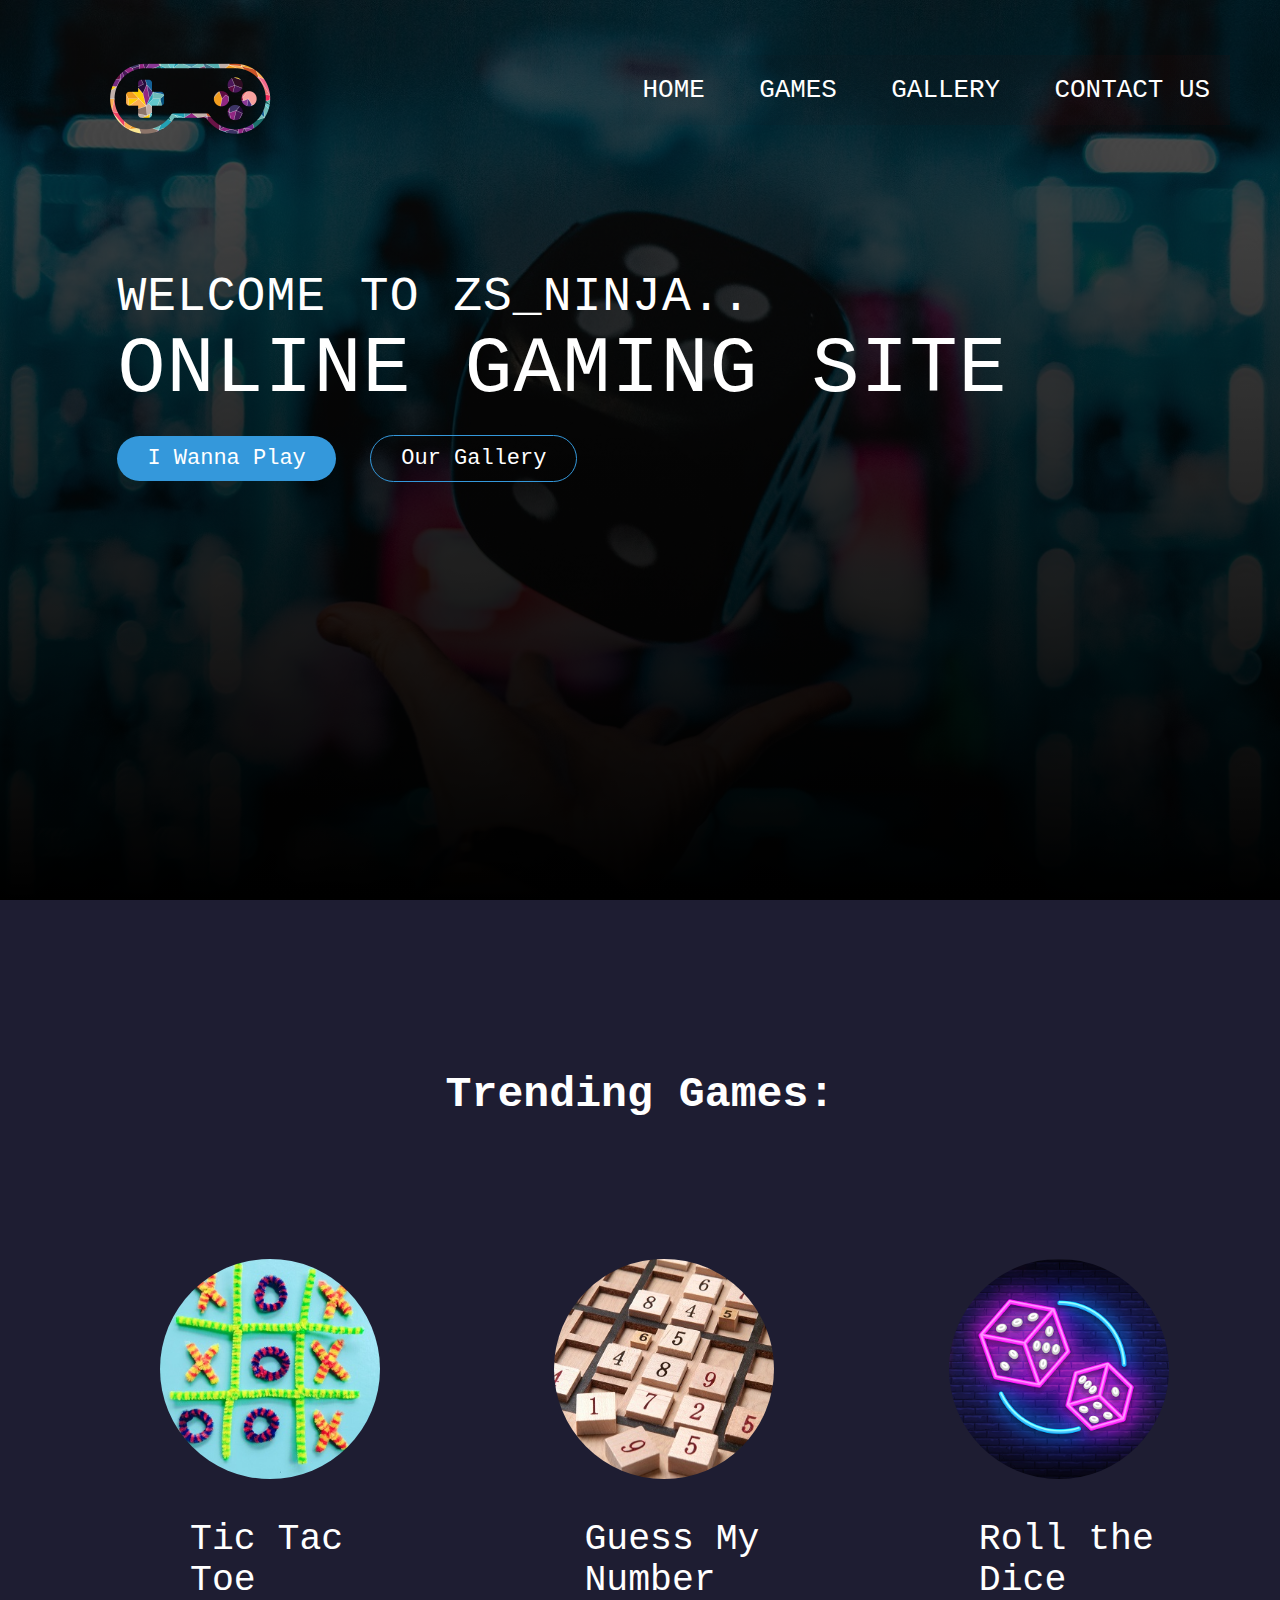
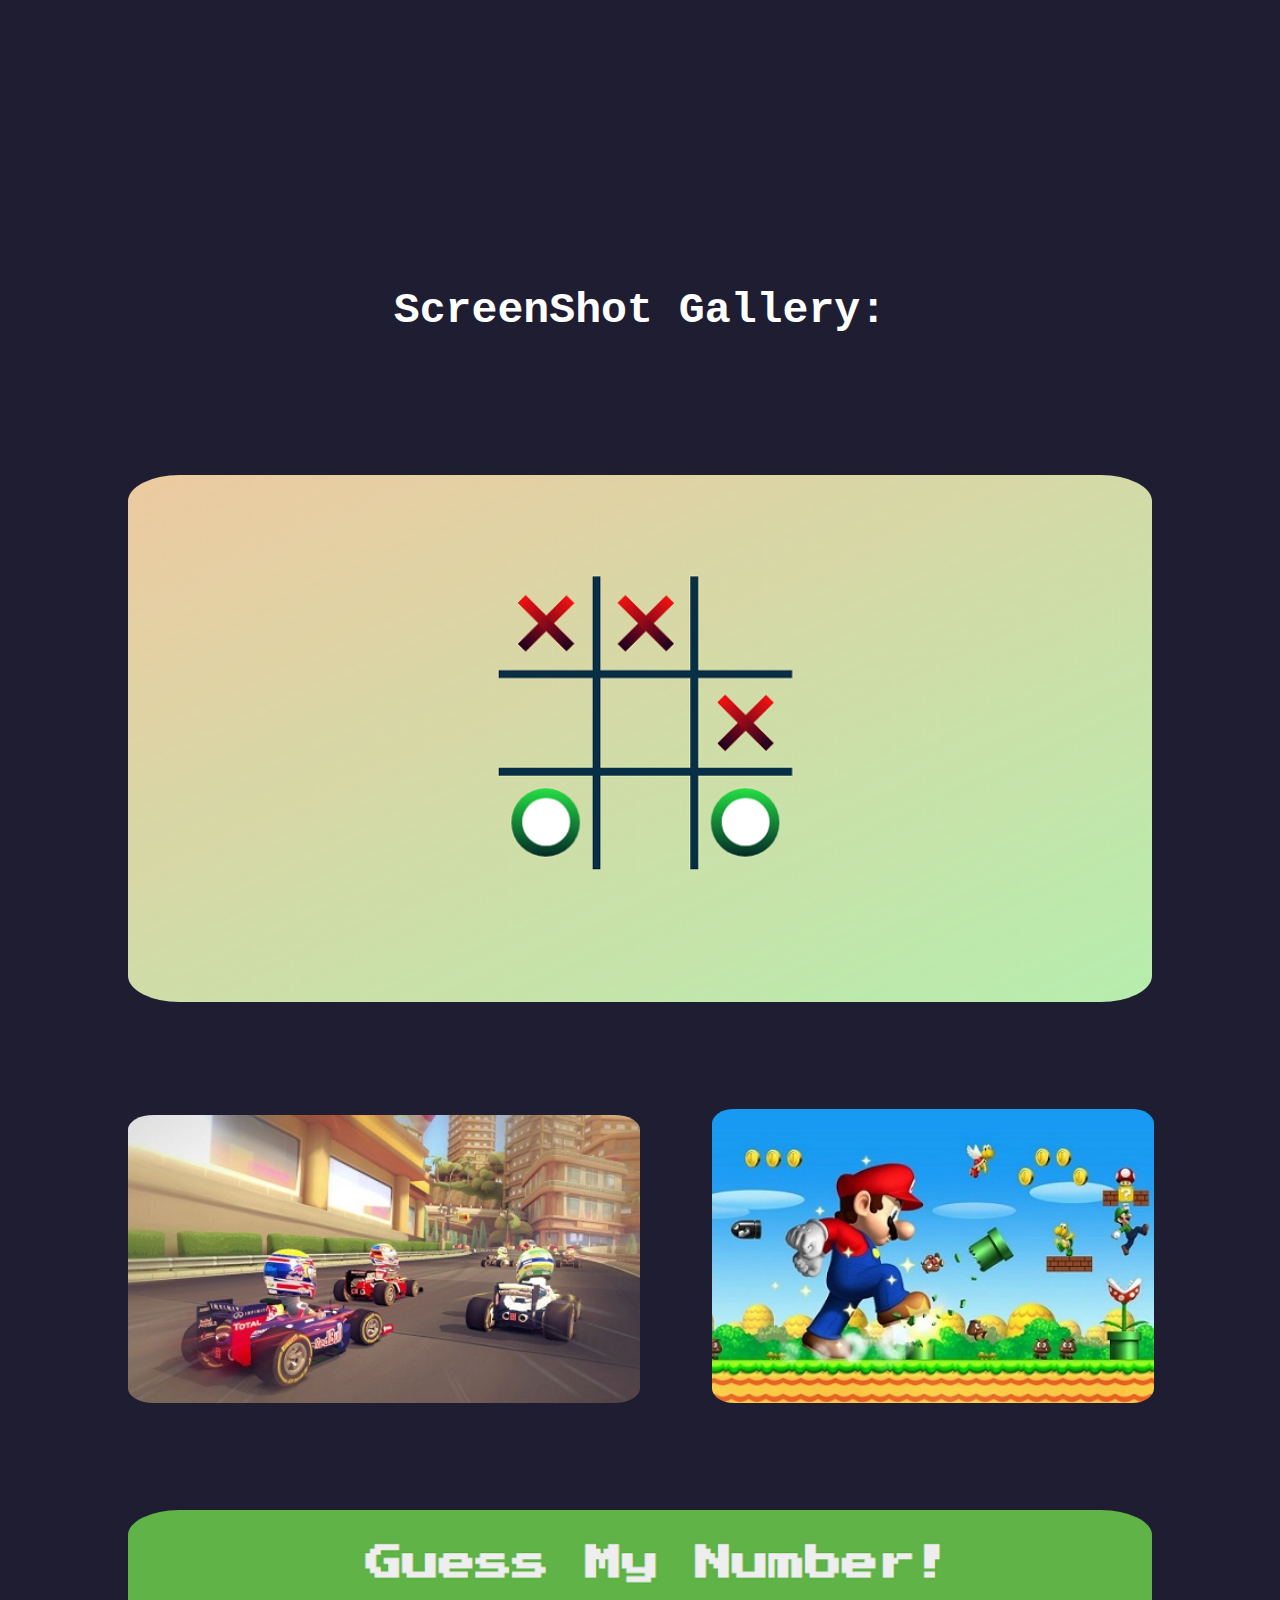
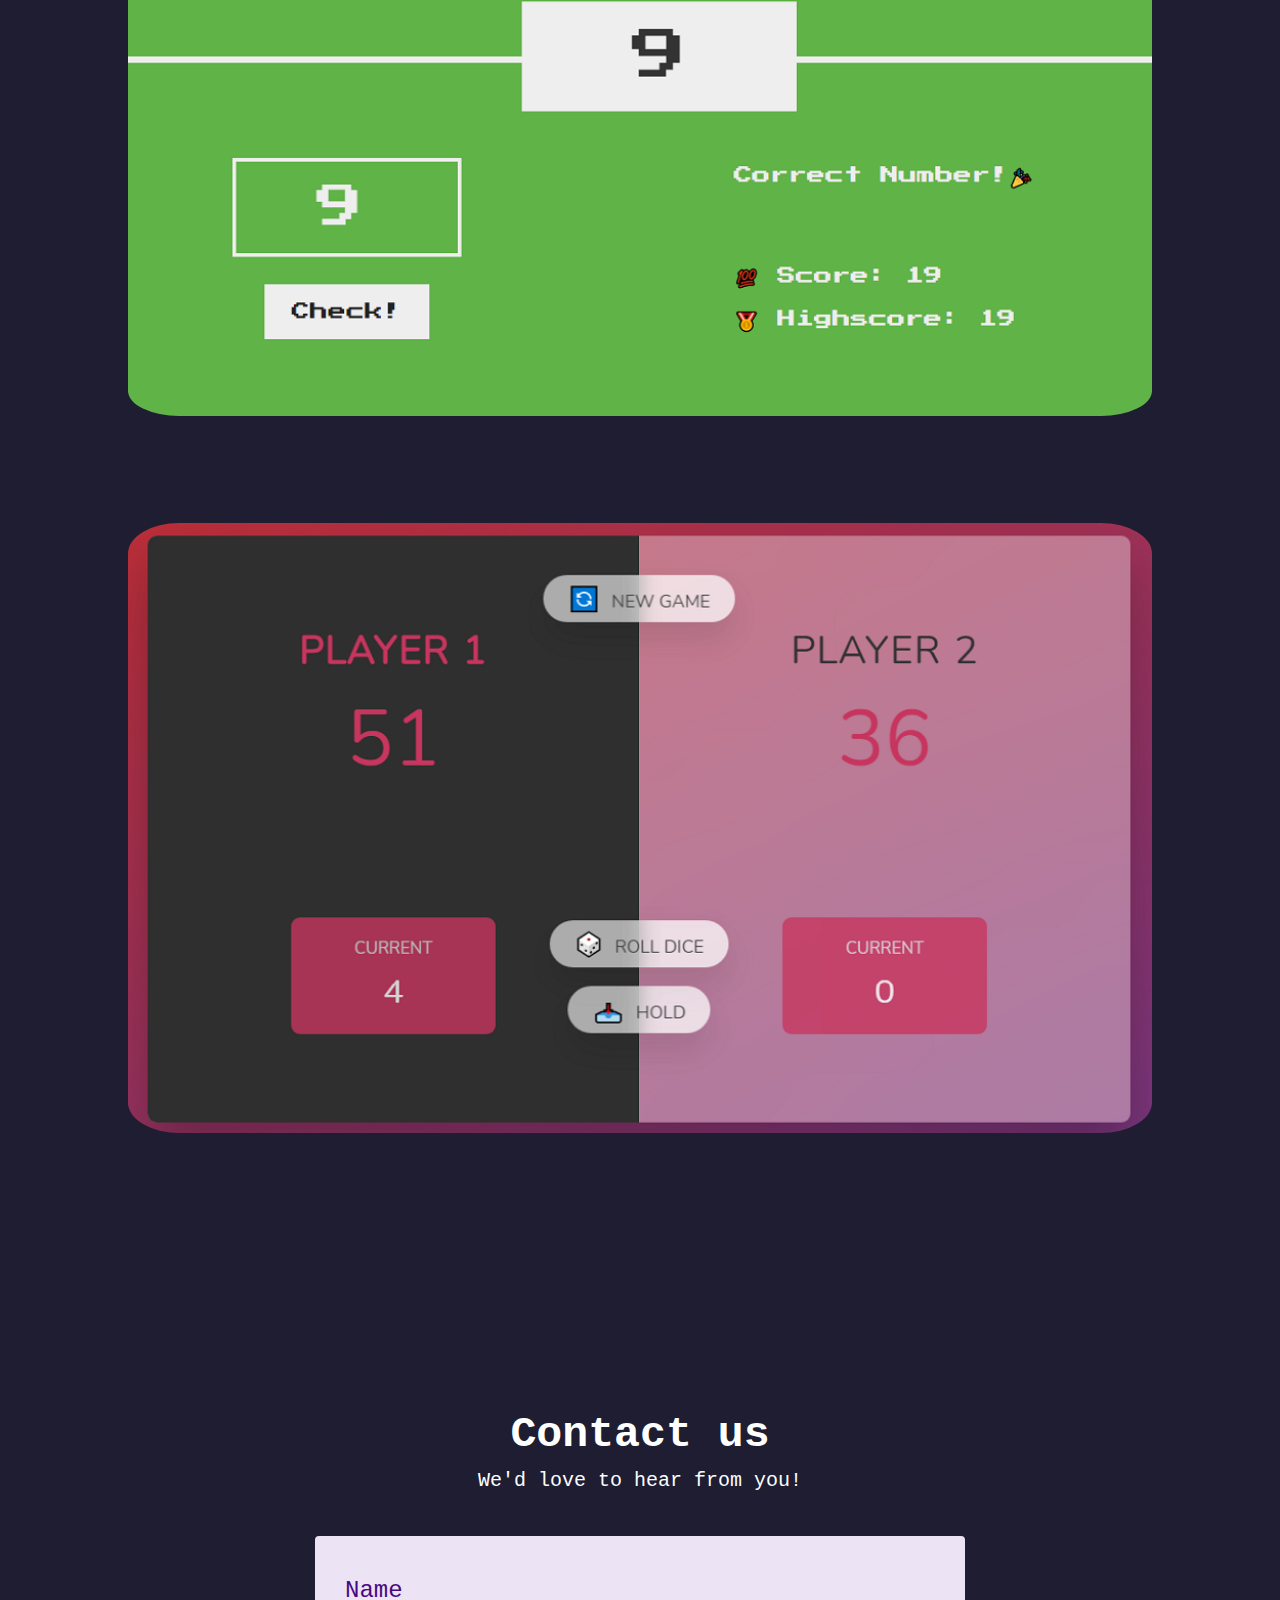
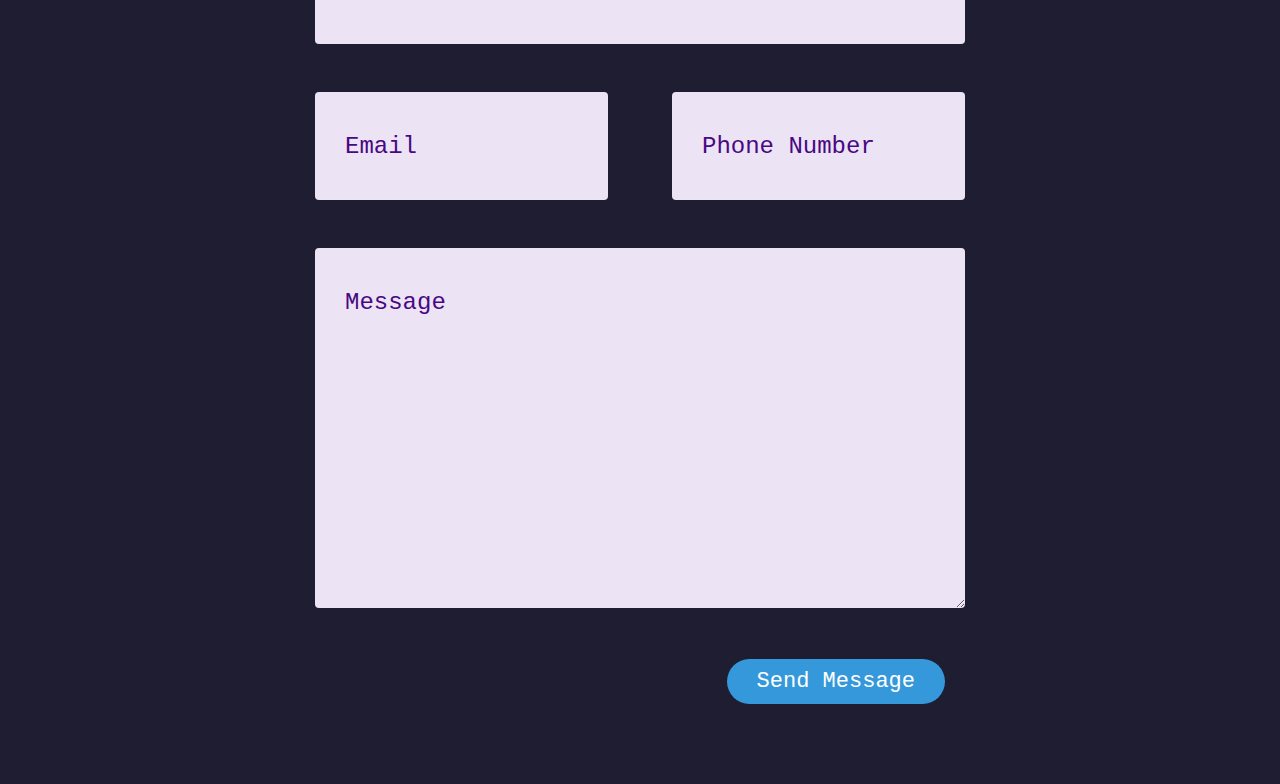
<file: index.html>
<!DOCTYPE html>
<html lang="en">

<head>

    <title>ZsNinja</title>
    <link rel="stylesheet" type="text/css" href="style.css">




</head>

<body>
    <header>
        <nav>
            <div class="logonmenu">
                <img src="logoimg.png" alt="Gamers" class="logo">
                <ul class="main-nav">
                    <li><a href="#intro-text-box">Home</a></li>
                    <!-- <li><a href="#">About Us</a></li> -->
                    <li><a href="#trendingGames">Games</a></li>
                    <li><a href="#ourGallery">Gallery</a></li>
                    <li><a href="#contactUs">Contact Us</a></li>
                </ul>
            </div>
        </nav>
        <div class="intro-text-box">
            <h1>Welcome to Zs_Ninja..<br> <span class="onlineGamingText">Online Gaming Site </span> </h1>

            <a href="#trendingGames" class="btn btn-play">I Wanna Play</a>
            <a href="#ourGallery" class="btn btn-gallery">Our Gallery</a>


        </div>
    </header>


    <section class="section-content">
        <div id="trendingGames" class="trendingGames">
            <h2>Trending Games:</h2>

            <ul class="gameName">
                <li><button class="showModal tic"><img src="ticcr.jpg" alt="Tic Tac Toe"
                            class="images"></button>
                    <span class="name showModal tic">Tic Tac Toe</span>
                </li>




                <li> <button class="showModal guess"> <img src="guesscr2.jpg" alt="Guess the Number"
                            class="images"></button>
                    <span class="name showModal guess">Guess My Number</span>
                </li>



                <li> <button class="showModal  dice"><img src="dicecr.png" alt="Roll Dice"
                            class="images"></button>
                    <span class="name showModal dice ">Roll the Dice </span>
                </li>
            </ul>

            <div class="modal hidden">
                <button class="close-modal">&times;</button>
                <h1 id=namePreview>
                    <!-- Dynamically Added -->
                </h1>
                <p id="instruction">
                    <!-- Dynamically Added -->
                </p>
                <a href="#" class="btn btn-play playgame" id="play">Yes I Want To Play It</a>
            </div>
        </div>

        <div class="ourGallery" id="ourGallery">
            <h2>ScreenShot Gallery:</h2>
            <div class="ss">





                <img src="ticss.PNG" alt="Tic Tac SS" class="imageSS">
                <img src="f1SS.jpg" alt="F1" class="imageSS small">
                <img src="marioSS.jpg" alt="Mario" class="imageSS small mario">
                <img src="guessSS.PNG" alt="Guess My Number" class="imageSS">
                <img src="pigSS.PNG" alt="Pig Roll the Dice" class="imageSS">

            </div>

        </div>
        <div class="contactUs" id="contactUs">
            <div class="row">
                <h2>Contact us</h2>
            </div>
            <div class="row">
                <h4 style="text-align:center">We'd love to hear from you!</h4>
            </div>
            <div class="row input-container">
                <div class="col-xs-12">
                    <div class="styled-input wide">
                        <input id = "name" type="text" required />
                        <label>Name</label>
                    </div>
                </div>
                <div class="col-md-6 col-sm-12">
                    <div class="styled-input">
                        <input id = "email" type="text" required />
                        <label>Email</label>
                    </div>
                </div>
                <div class="col-md-6 col-sm-12">
                    <div class="styled-input" style="float:right;">
                        <input id = "number" type="text" required />
                        <label>Phone Number</label>
                    </div>
                </div>
                <div class="col-xs-12">
                    <div class="styled-input wide">
                        <textarea id = "Message" required></textarea>
                        <label>Message</label>
                    </div>
                </div>
                <div class="col-xs-12">
                    <a href="#contactUs" class="btn btn-play submit" onclick="sendMessage()">Send Message</a>
                </div>
            </div>
        </div>
       

    </section>

    <script src="script.js"></script>
</body>

</html>
</file>
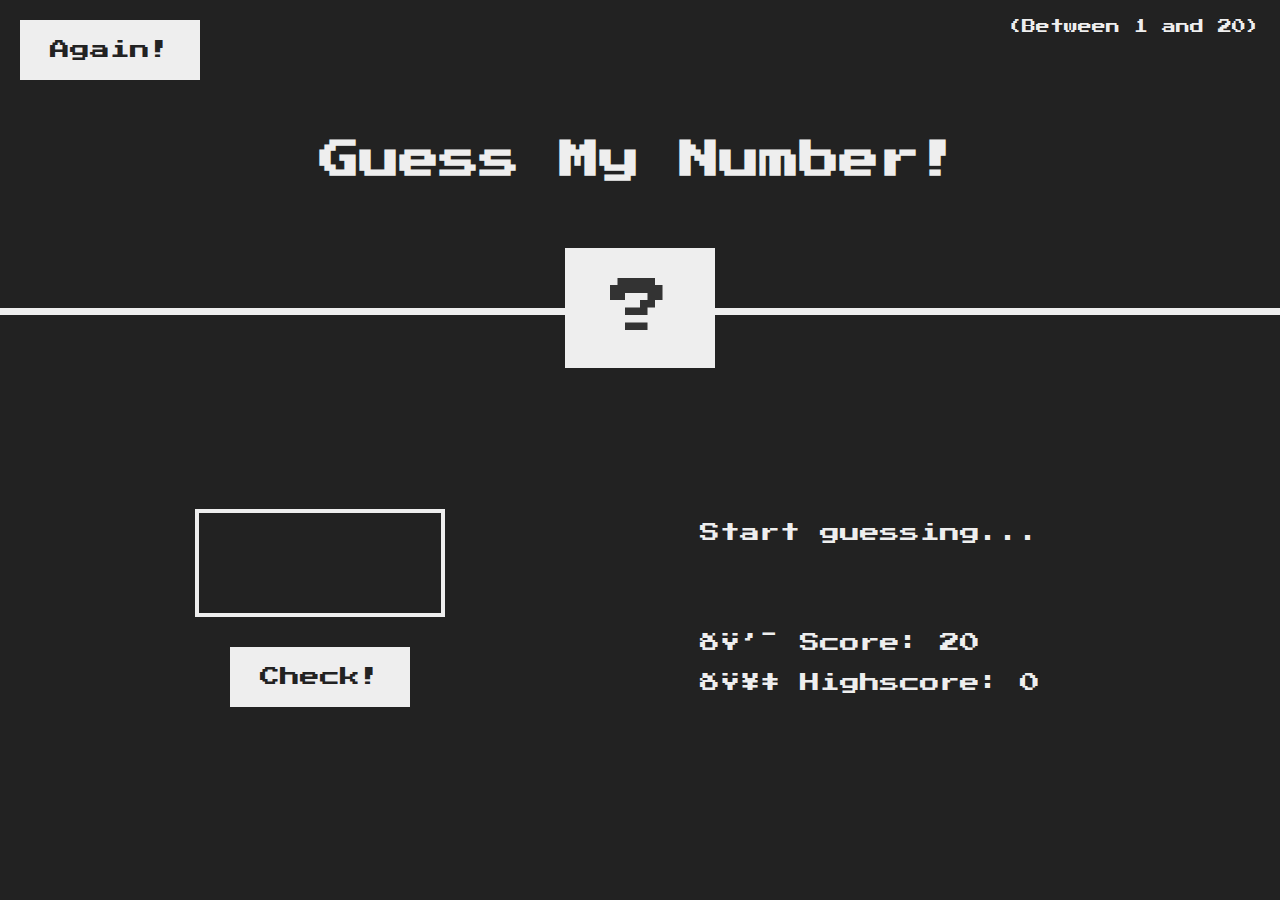
<file: guess.html>
<!DOCTYPE html>
<html lang="en">
  <head>
    <!-- <meta charset="UTF-8" />
    <meta name="viewport" content="width=device-width, initial-scale=1.0" />
    <meta http-equiv="X-UA-Compatible" content="ie=edge" /> -->
    <link rel="stylesheet" href="gstyle.css" />
    <title>Guess My Number!</title>
  </head>
  <body>
    <header>
      <h1>Guess My Number!</h1>
      <p class="between">(Between 1 and 20)</p>
      <button class="btn again">Again!</button>
      <div class="number">?</div>
    </header>
    <main>
      <section class="left">
        <input type="number" class="guess" />
        <button class="btn check">Check!</button>
      </section>
      <section class="right">
        <p class="message">Start guessing...</p>
        <p class="label-score">💯 Score: <span class="score">20</span></p>
        <p class="label-highscore">
          🥇 Highscore: <span class="highscore">0</span>
        </p>
      </section>
    </main>
    <script src="gscript.js"></script>
  </body>
</html>
</file>
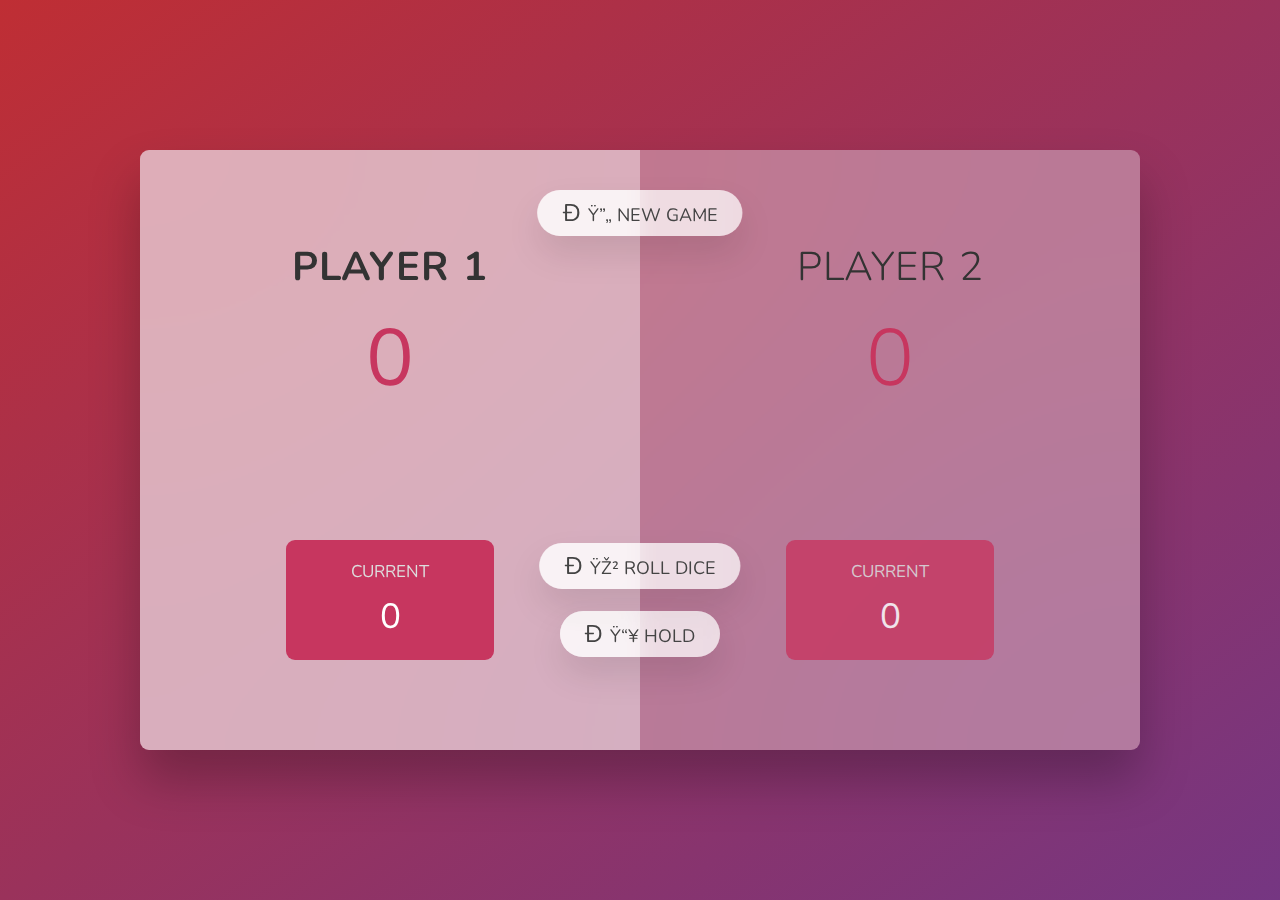
<file: pig.html>
<!DOCTYPE html>
<html lang="en">
  <head>
    <!-- <meta charset="UTF-8" />
    <meta name="viewport" content="width=device-width, initial-scale=1.0" />
    <meta http-equiv="X-UA-Compatible" content="ie=edge" /> -->
    <link rel="stylesheet" href="pstyle.css" />
    <title>Pig Game</title>
  </head>
  <body>
    <main>
      <section class="player player--0 player--active">
        <h2 class="name" id="name--0">Player 1</h2>
        <p class="score" id="score--0">0</p>
        <div class="current">
          <p class="current-label">Current</p>
          <p class="current-score" id="current--0">0</p>
        </div>
      </section>
      <section class="player player--1">
        <h2 class="name" id="name--1">Player 2</h2>
        <p class="score" id="score--1">0</p>
        <div class="current">
          <p class="current-label">Current</p>
          <p class="current-score" id="current--1">0</p>
        </div>
      </section>

      <img src="dice-5.png" alt="Playing dice" class="dice" />
      <button class="btn btn--new">🔄 New game</button>
      <button class="btn btn--roll">🎲 Roll dice</button>
      <button class="btn btn--hold">📥 Hold</button>
    </main>
    <script src="pscript.js"></script>
  </body>
</html>
</file>
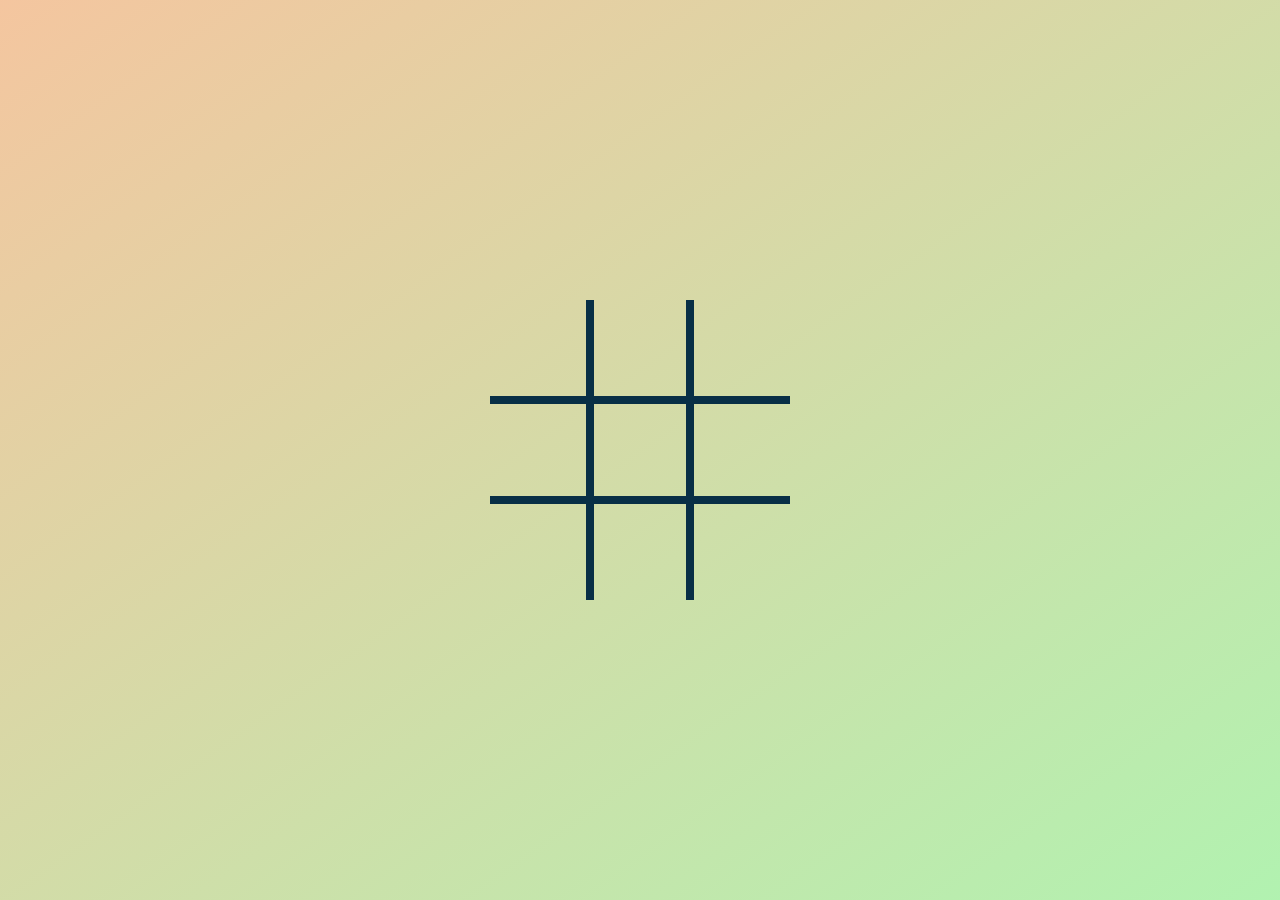
<file: tic.html>
<!DOCTYPE html>
<html lang="en">
<head>
  <meta charset="UTF-8">
  <meta name="viewport" content="width=device-width, initial-scale=1.0">
  <meta http-equiv="X-UA-Compatible" content="ie=edge">
  <link rel="stylesheet" href="tstyles.css">
  <script src="tscript.js" defer></script>
  <title>Tic Tac Toe</title>
</head>
<body>
  <div class="board" id="board">
    <div class="cell" data-cell></div>
    <div class="cell" data-cell></div>
    <div class="cell" data-cell></div>
    <div class="cell" data-cell></div>
    <div class="cell" data-cell></div>
    <div class="cell" data-cell></div>
    <div class="cell" data-cell></div>
    <div class="cell" data-cell></div>
    <div class="cell" data-cell></div>
  </div>
  <div class="winning-message" id="winningMessage">
    <div data-winning-message-text></div>
    <button id="restartButton">Restart</button>
  </div>
</body>
</html>
</file>
<file: style.css>
@import url(https://allfont.net/allfont.css?fonts=agency-fb);
* {
    margin:0;
    padding:0;
    box-sizing: border-box;

}

html{
    background-color: rgb(30, 29, 50);
    color: #fff;
    font-family: 'Agency FB','Courier New',sans-serif;
    font-size: 24px;
    font-weight: 300;
    text-rendering: optimizeLegibility;
    scroll-behavior: smooth;

}

/* 
.row{
    max-width: 1140px;
    margin: 0 auto;

} */

header{
   
    background-image:  linear-gradient(rgba(0, 0, 0, 0.664),rgb(0, 0, 0)), url(images/dicebk.jpg);
    background-size: cover;
    background-position: center ;
    height: 100vh;
}


.intro-text-box{
    position: absolute;
    /* width: 1140px; */
    top: 30%;
    left: 8%;
    /* transform: translate(-50%,-50%); */
    margin-left: 15px;
}

.logo{
    height: 200px;
    width: auto;
    float :left;
    margin-left: 7%;
    
}

.main-nav{
   
    margin-top:55px;
    margin-right: 50px;
    float:right;
    background-image: linear-gradient(to right, rgba(17, 14, 29, 0.041),rgba(51, 11, 11, 0.158));
}

.main-nav li{
  
    display: inline-block;
    padding: 20px;
    font-size: 90%;
}

.main-nav li a:link,
.main-nav li a:visited{
   
    padding: 8px 0;
    color:#fff;
    text-decoration: none;
    text-transform: uppercase;
    font-size: 120%;
    border-bottom: 3px solid transparent;
    transition: border-bottom 0.5s;
   
}
.main-nav li a:hover,
.main-nav li a:active{
    border-bottom: 3px solid rgb(133, 129, 192);
}

.gameName li {
    position: relative;
    display: inline-block;
  
}

.gameName{
    margin-bottom: 200px;
}

h1{

    font-weight: 200;
    text-transform: uppercase;
    letter-spacing: 1px;
    word-spacing: 4px;

}

.onlineGamingText{
   
    font-weight: 400;
    font-size: 80px;  
}
.btn:link,
.btn:visited{
    margin-top: 20px;
    margin-right: 20px;
    display: inline-block;
    padding: 10px 30px;
    text-decoration: none;
    border-radius: 200px;
    color: white;
    font-size: 22px;
    transition: background-color 0.5s,border 0.5s,color 0.5s;
    
}


.btn-play:link,
.btn-play:visited{
    background-color: #3498db;
}

.btn-gallery:link,
.btn-gallery:visited{
    border:1px solid #3498db;
}

.btn:hover,
.btn:active{
   background-color: #f0f7fc;
}

.btn-play:hover,
.btn-play:active{
    color:#3498db;
}
.btn-gallery:hover,
.btn-gallery:active{
    border:1px solid #3498db;
    color:#3498db;
}

.playgame{
   float:right;
}

h2{
    margin-top: 170px;
    text-align: center;
    font-size: 180%;
    margin-bottom: 140px;

 
}

.trendingGames{
    position: relative;
    
}

.images
{
   
    height: 220px;
    border-radius: 50%;
    transition: height 0.5s;
    margin-left: 160px;
    margin-bottom: 200px;

    
    
    
}

.images:hover
{
    height: 250px;
}



.name{
    position: absolute;
    cursor: pointer;
    font-size: 152%;
    top: 260px;
    width: 220px;
    text-decoration: none;
    border-radius: 200px;
    color: white;
    left: 190px;
    margin-bottom: 50px;
  
    transition: color 0.3s;
  
}

.name:hover{

    color:rgba(16, 190, 190, 0.842)

}



.close-modal {
    position: absolute;
    top: 1.2rem;
    right: 2rem;
    font-size: 5rem;
    color: #333;
    cursor: pointer;
    border: none;
    background: none;
    outline: none;
  }


.hidden {
    display: none;
  }
  
  .modal {
    box-sizing:inherit;
    color: #333;
    position: absolute;
    top: 17%;
    left: 10%;
    /* transform: translate(-50%, -70%); */
    width: 80%;
    height: 85%;
   
    background-color: rgb(191, 180, 240);
    padding: 5rem;
    border-radius: 5px;
    box-shadow: 0 3rem 5rem rgba(0, 0, 0, 0.3);
    z-index: 10;
  }
  


 button {
    cursor: pointer;
    background: transparent;
    border: none;
    outline: none;
    font-size:0;
    height: 220px;
    border-radius: 50%;
}

.imageSS{
    
    margin-bottom: 100px;
    border-radius: 5%;
    width: 80%;
    margin-left: 10%;

}

.small{
    width:40%;
 
}

.mario{
   width: 34.5%;
    margin-left: 4.5%;
}

.contactUs h2{
    margin-bottom: 10px;
}

h4 {
    margin-top : 0px;
    font-weight: 400;
    font-size: 20px;
    color: #fcfcfc;
    /* line-height: 1.5; */
}

/* ///// inputs /////*/

input:focus ~ label, textarea:focus ~ label, input:valid ~ label, textarea:valid ~ label {
    font-size: 0.75em;
    color: rgb(19, 2, 34);
    top: -5px;
    -webkit-transition: all 0.225s ease;
    transition: all 0.225s ease;
}

.styled-input {
    float: left;
    width: 293px;
    margin: 1rem 0;
    position: relative;
    border-radius: 4px;
}

@media only screen and (max-width: 768px){
    .styled-input {
        width:100%;
    }
}

.styled-input label {
    color: rgb(73, 8, 131);
    padding: 1.3rem 30px 1rem 30px;
    position: absolute;
    top: 10px;
    left: 0;
    -webkit-transition: all 0.25s ease;
    transition: all 0.25s ease;
    pointer-events: none;
}

.styled-input.wide { 
    width: 650px;
    max-width: 100%;
}

input,
textarea {
    padding: 30px;
    padding-top:50px;
    border: 0;
    width: 100%;
    font-size: 1rem;
    background-color:rgb(236, 227, 245);
    color: rgb(44, 7, 77);
    border-radius: 4px;
}

input:focus,
textarea:focus { outline: 0; }

input:focus ~ span,
textarea:focus ~ span {
    width: 100%;
    -webkit-transition: all 0.075s ease;
    transition: all 0.075s ease;
}

textarea {
    width: 100%;
    min-height: 15em;
}

.input-container {
    width: 650px;
    max-width: 100%;
    margin: 20px auto 25px auto;
}


input[type=checkbox] + label {
  color: #ccc;
  font-style: italic;
} 

input[type=checkbox]:checked + label {
  color: #f00;
  font-style: normal;
}

.submit{
    float:right;
    margin-bottom: 80px;
}


/* .footerEl{
    margin-top: 120px;
} */
</file>
<file: gstyle.css>
@import url('https://fonts.googleapis.com/css?family=Press+Start+2P&display=swap');

* {
  margin: 0;
  padding: 0;
  box-sizing: inherit;
}

html {
  font-size: 62.5%;
  box-sizing: border-box;
}

body {
  font-family: 'Press Start 2P' ,sans-serif;
  color: #eee;
  background-color: #222;
  /* background-color: #60b347; */
}

/* LAYOUT */
header {
  position: relative;
  height:35vh;
  border-bottom: 7px solid #eee;
}

main {
  height: 65vh;
  color: #eee;
  display: flex;
  align-items: center;
  justify-content: space-around;
}

.left {
  width: 52rem;
  display: flex;
  flex-direction: column;
  align-items: center;
}

.right {
  width: 52rem;
  font-size: 2rem;
}

/* ELEMENTS STYLE */
h1 {
  font-size: 4rem;
  text-align: center;
  position: absolute;
  width: 100%;
  top: 52%;
  left: 50%;
  transform: translate(-50%, -50%);
}

.number {
  background: #eee;
  color: #333;
  font-size: 6rem;
  width: 15rem;
  padding: 3rem 0rem;
  text-align: center;
  position: absolute;
  bottom: 0;
  left: 50%;
  transform: translate(-50%, 50%);
}

.between {
  font-size: 1.4rem;
  position: absolute;
  top: 2rem;
  right: 2rem;
}

.again {
  position: absolute;
  top: 2rem;
  left: 2rem;
}

.guess {
  background: none;
  border: 4px solid #eee;
  font-family: inherit;
  color: inherit;
  font-size: 5rem;
  padding: 2.5rem;
  width: 25rem;
  text-align: center;
  display: block;
  margin-bottom: 3rem;
}

.btn {
  border: none;
  background-color: #eee;
  color: #222;
  font-size: 2rem;
  font-family: inherit;
  padding: 2rem 3rem;
  cursor: pointer;
}

.btn:hover {
  background-color: #ccc;
}

.message {
  margin-bottom: 8rem;
  height: 3rem;
}

.label-score {
  margin-bottom: 2rem;
}
</file>
<file: pstyle.css>
@import url('https://fonts.googleapis.com/css2?family=Nunito&display=swap');

* {
  margin: 0;
  padding: 0;
  box-sizing: inherit;
}

html {
  font-size: 62.5%;
  box-sizing: border-box;
}

body {
  font-family: 'Nunito', sans-serif;
  font-weight: 400;
  height: 100vh;
  color: #333;
  background-image: linear-gradient(to top left, #753682 0%, #bf2e34 100%);
  display: flex;
  align-items: center;
  justify-content: center;
}

/* LAYOUT */
main {
  position: relative;
  width: 100rem;
  height: 60rem;
  background-color: rgba(255, 255, 255, 0.35);
  backdrop-filter: blur(200px);
  filter: blur();
  box-shadow: 0 3rem 5rem rgba(0, 0, 0, 0.25);
  border-radius: 9px;
  overflow: hidden;
  display: flex;
}

.player {
  flex: 50%;
  padding: 9rem;
  display: flex;
  flex-direction: column;
  align-items: center;
  transition: all 0.75s;
}

/* ELEMENTS */
.name {
  position: relative;
  font-size: 4rem;
  text-transform: uppercase;
  letter-spacing: 1px;
  word-spacing: 2px;
  font-weight: 300;
  margin-bottom: 1rem;
}

.score {
  font-size: 8rem;
  font-weight: 300;
  color: #c7365f;
  margin-bottom: auto;
}

.player--active {
  background-color: rgba(255, 255, 255, 0.4);
}
.player--active .name {
  font-weight: 700;
}
.player--active .score {
  font-weight: 400;
}

.player--active .current {
  opacity: 1;
}

.current {
  background-color: #c7365f;
  opacity: 0.8;
  border-radius: 9px;
  color: #fff;
  width: 65%;
  padding: 2rem;
  text-align: center;
  transition: all 0.75s;
}

.current-label {
  text-transform: uppercase;
  margin-bottom: 1rem;
  font-size: 1.7rem;
  color: #ddd;
}

.current-score {
  font-size: 3.5rem;
}

/* ABSOLUTE POSITIONED ELEMENTS */
.btn {
  position: absolute;
  left: 50%;
  transform: translateX(-50%);
  color: #444;
  background: none;
  border: none;
  font-family: inherit;
  font-size: 1.8rem;
  text-transform: uppercase;
  cursor: pointer;
  font-weight: 400;
  transition: all 0.2s;

  background-color: white;
  background-color: rgba(255, 255, 255, 0.6);
  backdrop-filter: blur(10px);

  padding: 0.7rem 2.5rem;
  border-radius: 50rem;
  box-shadow: 0 1.75rem 3.5rem rgba(0, 0, 0, 0.1);
}

.btn::first-letter {
  font-size: 2.4rem;
  display: inline-block;
  margin-right: 0.7rem;
}

.btn--new {
  top: 4rem;
}
.btn--roll {
  top: 39.3rem;
}
.btn--hold {
  top: 46.1rem;
}

.btn:active {
  transform: translate(-50%, 3px);
  box-shadow: 0 1rem 2rem rgba(0, 0, 0, 0.15);
}

.btn:focus {
  outline: none;
}

.dice {
  position: absolute;
  left: 50%;
  top: 16.5rem;
  transform: translateX(-50%);
  height: 10rem;
  box-shadow: 0 2rem 5rem rgba(0, 0, 0, 0.2);
}

.player--winner {
  background-color: #2f2f2f;
}

.player--winner .name {
  font-weight: 700;
  color: #c7365f;
}

.hidden{
  display:none;
}
</file>
<file: tstyles.css>
*, *::after, *::before {
  box-sizing: border-box;
}

:root {
  --cell-size: 100px;
  --mark-size: calc(var(--cell-size) * .7);
}

body {
  font-family: 'Nunito', sans-serif;
  font-weight: 400;
  height: 100vh;
  color: #333;
  background-image: linear-gradient(to top left, #37dd3463 0%, #e46e0d65 100%);
  display: flex;
  align-items: center;
  justify-content: center;
  margin: 0;

}

.board {
  width: 100vw;
  height: 100vh;
  display: grid;
  justify-content: center;
  align-content: center;
  justify-items: center;
  align-items: center;
  grid-template-columns: repeat(3, auto)
}

.cell {
  width: var(--cell-size);
  height: var(--cell-size);
  border: 4px solid rgb(8, 47, 70) ;

  display: flex;
  justify-content: center;
  align-items: center;
  position: relative;
  cursor: pointer;
}

.cell:first-child,
.cell:nth-child(2),
.cell:nth-child(3) {
  border-top: none;
}

.cell:nth-child(3n + 1) {
  border-left: none;
}

.cell:nth-child(3n + 3) {
  border-right: none;
}

.cell:last-child,
.cell:nth-child(8),
.cell:nth-child(7) {
  border-bottom: none;
}

.cell.x,
.cell.circle {
  cursor: not-allowed;
}
.cell.circle::before{
  background-color:green;
  background-image: linear-gradient( rgb(38, 224, 69),  rgb(5, 44, 41));
}
 


.cell.x::before,
.cell.x::after
 {
  background-color: red;
  background-image: linear-gradient( rgb(243, 19, 19), rgb(30, 2, 34));
}


.board.x .cell:not(.x):not(.circle):hover::before,
.board.x .cell:not(.x):not(.circle):hover::after{
  background-color: lightpink;
  background-image: linear-gradient( lightpink, lightgrey);
}

.board.circle .cell:not(.x):not(.circle):hover::before {
  background-color: lightgreen;
  background-image: linear-gradient( lightgreen, lightgrey);
}

.cell.x::before,
.cell.x::after,
.board.x .cell:not(.x):not(.circle):hover::before,
.board.x .cell:not(.x):not(.circle):hover::after {
  content: '';
  position: absolute;
  width: calc(var(--mark-size) * .15);
  height: var(--mark-size);
}

.cell.x::before,
.board.x .cell:not(.x):not(.circle):hover::before {
  transform: rotate(45deg);
}

.cell.x::after,
.board.x .cell:not(.x):not(.circle):hover::after {
  transform: rotate(-45deg);
}

.cell.circle::before,
.cell.circle::after,
.board.circle .cell:not(.x):not(.circle):hover::before,
.board.circle .cell:not(.x):not(.circle):hover::after {
  content: '';
  position: absolute;
  border-radius: 50%;
}

.cell.circle::before,
.board.circle .cell:not(.x):not(.circle):hover::before {
  width: var(--mark-size);
  height: var(--mark-size);
}

.cell.circle::after,
.board.circle .cell:not(.x):not(.circle):hover::after {
  width: calc(var(--mark-size) * .7);
  height: calc(var(--mark-size) * .7);
  background-color: white;
}

.winning-message {
  display: none;
  position: fixed;
  top: 0;
  left: 0;
  right: 0;
  bottom: 0;
  background-color: rgba(0, 0, 0, .9);
  justify-content: center;
  align-items: center;
  color: white;
  font-size: 4rem;
  flex-direction: column;
}

.winning-message button {
  margin-top: 3px;
  font-size: 3rem;
  background-color: white;
  border: 1px solid black;
  padding: .25em .5em;
  cursor: pointer;
  border-radius: 15%;
}

.winning-message button:hover {
  background-color: black;
  color: white;
  border-color: white;
}

.winning-message.show {
  display: flex;
}
</file>
